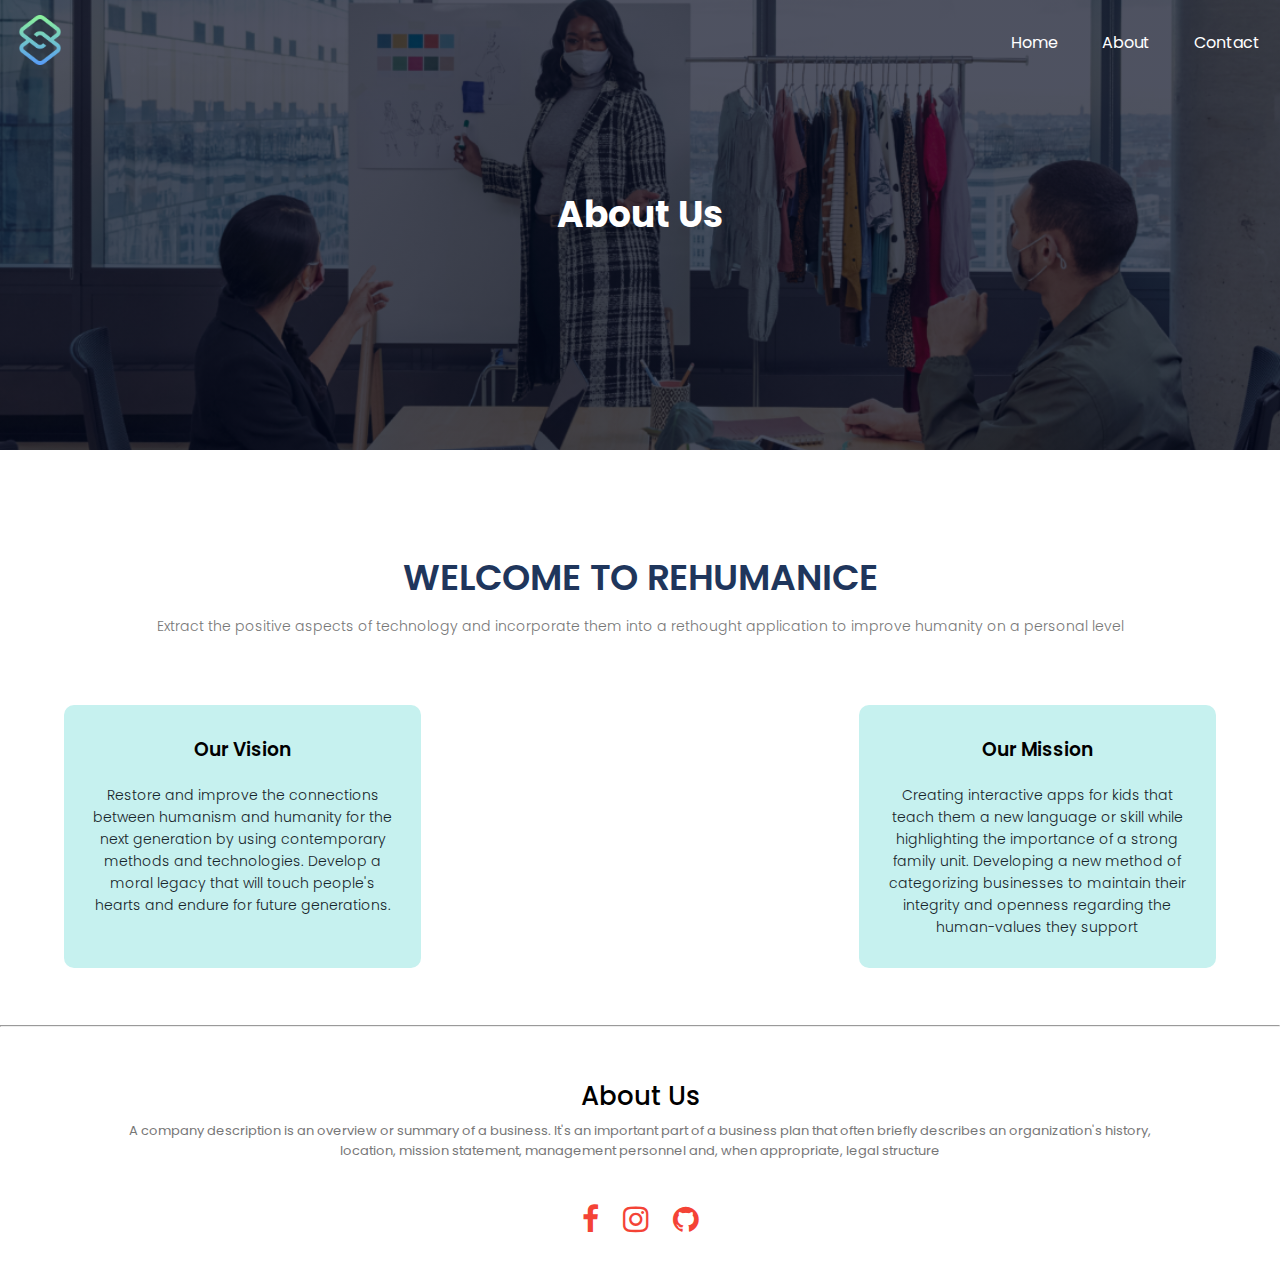
<file: about.html>
<!DOCTYPE html>
<html lang="en">

<head>
    <meta charset="UTF-8">
    <meta http-equiv="X-UA-Compatible" content="IE=edge">
    <meta name="viewport" content="width=device-width, initial-scale=1.0">
    <title>Rehumanice </title>
    <link rel="stylesheet" href="style.css">
    <link rel="stylesheet" href="https://stackpath.bootstrapcdn.com/font-awesome/4.7.0/css/font-awesome.min.css">
    <link href="https://fonts.googleapis.com/css2?family=Poppins:wght@300;400;500;700&display=swap" rel="stylesheet">
</head>

<body>
    <section class="sub-header">
        <nav>
            <a href="index.html"><img src="img/new-logo.png" alt="rehumanice"></a>
            <div class="nav-links" id="navLinks">
                <i class="fa fa-times" onclick="hideMenu()"></i>
                <ul>
                    <li class="nav-items"><a href="index.html">Home</a></li>
                    <li class="nav-items"><a href="about.html">About</a></li>
                    <li class="nav-items"><a href="contact.html">Contact</a></li>
                </ul>
            </div>
            <i class="fa fa-bars" onclick="showMenu()"></i>
        </nav>

        <h1>About Us</h1>

    </section>


    <section class="course">
        <h1>WELCOME TO REHUMANICE </h1>
        <p>Extract the positive aspects of technology and incorporate them into a rethought application to improve
            humanity on a personal level</p>
        <div class="row">
            <div class="course-col">
                <h3>Our Vision</h3>
                <p>Restore and improve the connections between humanism and humanity for the next generation by using
                    contemporary methods and technologies. Develop a moral legacy that will touch people's hearts and
                    endure for future generations. </p>
            </div>
            <div class="course-col">
                <h3>Our Mission</h3>
                <p>Creating interactive apps for kids that teach them a new language or skill while highlighting the
                    importance of a strong family unit.
                    Developing a new method of categorizing businesses to maintain their integrity and openness
                    regarding the human-values they support
                </p>
            </div>
        </div>
    </section>

    <!------------------About us content-->
    <!-- <section class="about-us">
        <div class="row">
            <div class="about-col">
                <p>The future of humanity through technology is here. Our company's main
                    motto is
                    to recreate the humanism through the support of technology. One can experience the perfect blend of
                    technology and humanity.
                </p>
                <p>The organization was started in 2022 by N.BANU & K.J.BRINDHA. The main motto of DGTEL REHUMANICE
                    PRIVATE LIMITED is to re-create humanity through the digital world.Extract the positive aspects of
                    technology and incorporate them into a rethought application to
                    improve
                    humanity on a personal level</p>
                <p>Join the revolution and discover a new era of humanity with Dgtel Rehumanice.</p>
                <a href="" class="hero-btn red-btn">Explore Now</a>
            </div>

            <div class="about-col">
                <img src="img/about.jpg">
            </div>
        </div>
    </section> -->

    <hr>
    <!-- -----------Footer------------------->

    <section class="footer">
        <h4>About Us</h4>
        <p>A company description is an overview or summary of a business. It's an important part of a business plan that
            often briefly describes an organization's history, location, mission statement, management personnel and,
            when appropriate, legal structure</p>

        <div class="icons">
            <a href="" target="_blank" rel="noreferrer noopener"><i class="fa fa-facebook"></i></a>
            <a href="" target="_blank" rel="noreferrer noopener"><i class="fa fa-instagram"></i></a>
            <a href="" target="_blank" rel="noreferrer noopener"><i class="fa fa-github"></i></a>
        </div>

    </section>
</body>

<!-- -----------JAVA Script------------------->

<script>
    var navLinks = document.getElementById("navLinks");
    function showMenu() {
        navLinks.style.right = "0";
    }
    function hideMenu() {
        navLinks.style.right = "-200px";
    }
</script>

</html>
</file>
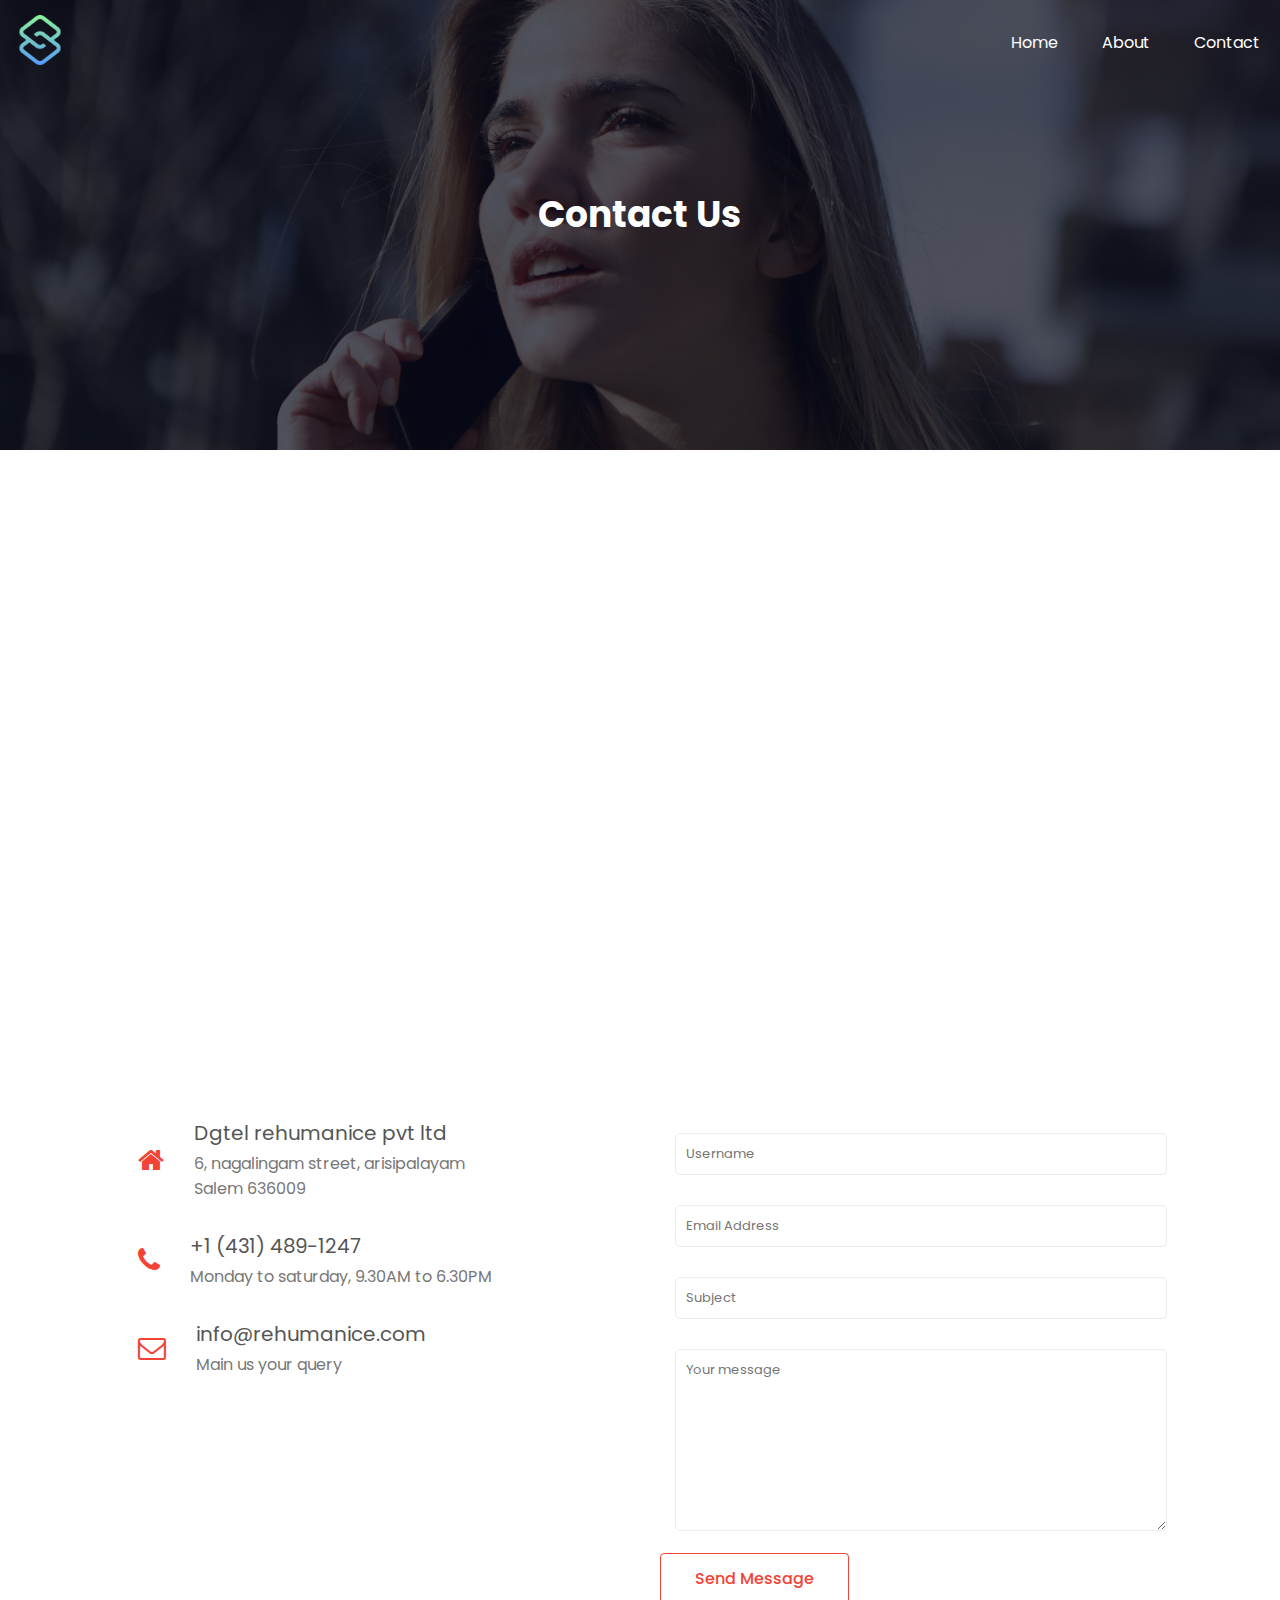
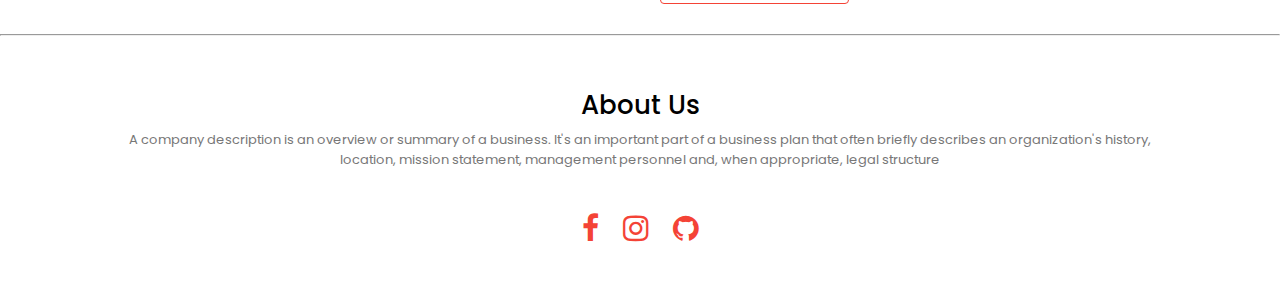
<file: contact.html>
<!DOCTYPE html>
<html lang="en">

<head>
    <meta charset="UTF-8">
    <meta http-equiv="X-UA-Compatible" content="IE=edge">
    <meta name="viewport" content="width=device-width, initial-scale=1.0">
    <title>Rehumanice</title>
    <link rel="stylesheet" href="style.css">
    <link rel="stylesheet" href="https://stackpath.bootstrapcdn.com/font-awesome/4.7.0/css/font-awesome.min.css">
    <link href="https://fonts.googleapis.com/css2?family=Poppins:wght@300;400;500;700&display=swap" rel="stylesheet">
</head>

<body>
    <section class="sub-header-contact">
        <nav>
            <a href="index.html"><img src="img/new-logo.png" alt="rehumanice"></a>
            <div class="nav-links" id="navLinks">
                <i class="fa fa-times" onclick="hideMenu()"></i>
                <ul>
                    <li class="nav-items"><a href="index.html">Home</a></li>
                    <li class="nav-items"><a href="about.html">About</a></li>
                    <li class="nav-items"><a href="contact.html">Contact</a></li>
                </ul>
            </div>
            <i class="fa fa-bars" onclick="showMenu()"></i>
        </nav>

        <h1>Contact Us</h1>

    </section>


    <!--------------------Contact us section-->

    <section class="location">
        <iframe
            src="https://www.google.com/maps/embed?pb=!1m18!1m12!1m3!1d31261.386093918863!2d77.8730731690618!3d11.646615810307116!2m3!1f0!2f0!3f0!3m2!1i1024!2i768!4f13.1!3m3!1m2!1s0x3ba957ed1fcbd93f%3A0x910265408b4d5c62!2sArisipalayam%2C%20Tamil%20Nadu%20636306!5e0!3m2!1sen!2sin!4v1680269242958!5m2!1sen!2sin"
            width="600" height="450" style="border:0;" allowfullscreen="" loading="lazy"
            referrerpolicy="no-referrer-when-downgrade"></iframe>
    </section>

    <section class="contact-us">
        <div class="row">
            <div class="contact-col">
                <div>
                    <i class="fa fa-home"></i>
                    <span>
                        <h5>Dgtel rehumanice pvt ltd</h5>
                        <p> 6, nagalingam street, arisipalayam </p>
                        <p>Salem 636009</p>
                    </span>
                </div>
                <div>
                    <i class="fa fa-phone"></i>
                    <span>
                        <h5>+1 (431) 489-1247</h5>
                        <p>Monday to saturday, 9.30AM to 6.30PM</p>
                    </span>
                </div>
                <div>
                    <i class="fa fa-envelope-o"></i>
                    <span>
                        <h5>info@rehumanice.com</h5>
                        <p>Main us your query</p>
                    </span>
                </div>
            </div>
            <div class="contact-col">
                <form action="index.php" method="post">
                    <input type="text" name="name" placeholder="Username" required>
                    <input type="email" name="email" placeholder="Email Address" required>
                    <input type="text" name="subject" placeholder="Subject" required>
                    <textarea rows="8" name="message" placeholder="Your message" required></textarea>
                    <button type="submit" class="hero-btn red-btn">Send Message</button>
                </form>
            </div>
        </div>

    </section>

    <hr>
    <!-- -----------Footer------------------->
    <section class="footer">
        <h4>About Us</h4>
        <p>A company description is an overview or summary of a business. It's an important part of a business plan that
            often briefly describes an organization's history, location, mission statement, management personnel and,
            when appropriate, legal structure</p>

        <div class="icons">
            <a href="" target="_blank" rel="noreferrer noopener"><i class="fa fa-facebook"></i></a>
            <a href="" target="_blank" rel="noreferrer noopener"><i class="fa fa-instagram"></i></a>
            <a href="" target="_blank" rel="noreferrer noopener"><i class="fa fa-github"></i></a>
        </div>

    </section>
</body>

<!-- -----------JAVA Script------------------->

<script>
    var navLinks = document.getElementById("navLinks");
    function showMenu() {
        navLinks.style.right = "0";
    }
    function hideMenu() {
        navLinks.style.right = "-200px";
    }
</script>

</html>
</file>
<file: style.css>
/* [-] HorridHanu */
/* [+] This is totally mess up of a code... but who cares :) */














/* <!--------------------Root--> */

* {
    margin: 0;
    padding: 0;
    font-family: 'Poppins', sans-serif;
}

/* <!--------------------Header NavBar--> */
.header {
    min-height: 100vh;
    width: 100%;
    background-image: linear-gradient(rgba(4, 9, 30, 0.7), rgba(4, 9, 30, 0.7)), url(img/tech.jpg);
    background-position: center;
    background-size: cover;
    position: relative;
}

nav {
    display: flex;
    padding: 2%, 6%;
    justify-content: space-between;
    align-items: center;
}

nav img {
    margin: 15px;
    width: 50px;
}

.nav-links {
    display: flex;
    text-align: right;
}

.nav-links ul li {
    list-style: none;
    font-size: 1rem;
    display: inline-block;
    padding: 8px 20px;
    position: relative;
}


.nav-links ul li a {
    text-decoration: none;
    color: white;
}

.nav-links ul li::after {
    content: "";
    width: 0%;
    height: 2px;
    background: #fff;
    display: block;
    margin: auto;
    transition: 0.5s;
}

.nav-links ul li:hover::after {
    width: 100%;
}

/* <!--------------------Heading section on home page--> */

.text-box {
    width: 90%;
    color: white;
    position: absolute;
    top: 50%;
    left: 50%;
    transform: translate(-50%, -50%);
    text-align: center;
}

.text-box h1 {
    font-size: 100px;
    color: transparent;
    -webkit-text-stroke: 1px #fff;
    background: url(img/back.png);
    -webkit-background-clip: text;
    background-position: 0 0;
    animation: back 20s linear infinite;
}

@keyframes back {
    100% {
        background-position: 2000px 0;
    }
}

.text-box p {
    margin: 10px 0 40px;
    font-size: 14px;
    color: white;
}

/* <!--------------------Button of hero-btn class--> */

.hero-btn {
    display: inline-block;
    text-decoration: none;
    padding: 12px 34px;
    color: white;
    font-weight: 500;
    border: 1px solid white;
    border-radius: 4px;
    background: transparent;
    font-size: 1rem;
    position: relative;
    cursor: pointer;
}

/* <!--------------------Hero Button Hover-> */

.hero-btn:hover {
    border: 1px solid white;
    border-radius: 4px;
    background: #f44336;
    transition: 0.5s;
}


/* <!--------------------icons to open of close tab--> */

nav .fa {
    display: none;
}


/* <!--------------------Media queries for screen width 700px for cell phone using --> */

@media(max-width: 700px) {


    nav img {
        margin: 10px;
        margin-top: 10px;
        width: 50px;
    }

    .text-box h1 {
        font-size: 40px;
    }

    .text-box p {
        margin: 10px 0 40px;
        font-size: 8px;
        color: white;
    }

    .nav-links ul {
        padding: 30px;
    }

    .nav-links ul li {
        display: block;
    }

    .nav-links {
        position: fixed;
        background-color: #f44336;
        height: 100vh;
        width: 200px;
        top: 0;
        right: -200px;
        text-align: left;
        z-index: 2;
        transition: 1s;
    }

    nav .fa {
        display: block;
        color: white;
        margin: 10px;
        /* padding: 2px; */
        font-size: 22px;
        cursor: pointer;
    }
}



/* <!--------------------Course section--> */


.course {
    margin: auto;
    padding-top: 100px;
    text-align: center;
    width: 90%;
}

.course h1 {
    font-size: 36px;
    font-weight: 600;
    color: #1F365C;
}

.course p {
    color: #777;
    font-size: 14px;
    font-weight: 300;
    line-height: 22px;
    padding: 10px;
}


.row {
    margin-top: 5%;
    display: flex;
    justify-content: space-between;
}

.course-col {
    flex-basis: 31%;
    background: #c6f1ef;
    border-radius: 10px;
    margin-bottom: 5%;
    padding: 20px 12px;
    box-sizing: border-box;
    transition: 0.5s;
    color: #000;
}

.course-col p {
    color: #17252A;
}

.course-col h3 {
    text-align: center;
    font-weight: 600;
    margin: 10px 0;
}

.course-col:hover {
    box-shadow: 0 0 20px 0px rgba(0, 0, 0, 0.4);
}


/* <!--------------------Media queries for course section and 
 further row become column in small devices.--> */

@media (max-width: 700px) {
    .row {
        flex-direction: column;
    }

    .course h1 {
        font-size: 24px;
    }
}




/* <!--------------------Campus Section--> */


.campus {
    margin: auto;
    padding-top: 100px;
    text-align: center;
    width: 80%;
}


.campus h1 {
    font-size: 36px;
    font-weight: 600;
}

.campus p {
    color: #777;
    font-size: 14px;
    font-weight: 300;
    line-height: 22px;
    padding: 10px;
}

.campus-col {
    flex-basis: 32%;
    border-radius: 10px;
    margin-bottom: 50px;
    position: relative;
    overflow: hidden;
}

.campus-col img {
    width: 100%;
    display: block;
}

.layer {
    background: transparent;
    position: absolute;
    width: 100%;
    height: 100%;
    top: 0;
    left: 0;
    transition: 0.5s;
}

.layer:hover {
    background: rgba(226, 0, 0, 0.7);
}

.layer h3 {
    opacity: 0;
    width: 100%;
    font-weight: 500;
    color: white;
    font-size: 30px;
    bottom: 0;
    left: 50%;
    transform: translateX(-50%);
    position: absolute;
    transition: 0.5s;
}

.layer:hover h3 {
    bottom: 49%;
    opacity: 1;
}


/* <!--------------------Facilities Section--> */

.facilities {
    width: 95%;
    margin: auto;
    text-align: center;
    padding-top: 100px;
}

.facilities h1 {
    font-size: 36px;
    font-weight: 600;
    color: #1F365C;
}

.facilities p {
    font-size: 14px;
    color: #777;
    font-weight: 300;
}

.facilities-col {
    /* flex-basis: 31%;
    border-radius: 10px;
    margin-bottom: 5%; */
    text-align: center;
    flex-basis: 31%;
    border-radius: 10px;
    margin-bottom: 5%;
    padding: 20px 12px;
    box-sizing: border-box;
}



.facilities-col img {
    width: 70%;
    border-radius: 10px;
}

.facilities-col p {
    padding: 0;
}

.facilities-col h3 {
    margin-top: 16px;
    margin-bottom: 15px;
    text-align: center;
    color: #000;
}

/* <!--------------------Testmonials Section--> */


.testmonials {
    width: 80%;
    margin: auto;
    padding-top: 100px;
    text-align: center;
}

.testmonials h1 {
    font-size: 36px;
}

.testmonials p {
    color: #777;
    font-size: 14px;
}

.testmonials-col {
    flex-basis: 44%;
    border-radius: 10px;
    margin-bottom: 5%;
    text-align: left;
    background: #fff3f3;
    padding: 25px;
    cursor: pointer;
    display: flex;
}

.testmonials-col img {
    height: 40px;
    margin-left: 5px;
    margin-right: 30px;
    border-radius: 50%;
}

.testmonials-col h3 {
    text-align: left;
    margin-top: 10px;
    font-weight: 500;
}

.testmonials-col p {
    font-size: 13px;
    color: #777;
}

.testmonials-col .fa {
    color: #f44336;
}



/* <!--------------------Testmonials Section media 
 queries to less the margin in small devices.--> */



@media (max-width:700px) {
    .testmonials-col img {
        margin-left: 0;
        margin-right: 15px;
    }
}



/* <!--------------------Call to action Section--> */



.cta {
    width: 80%;
    margin: 100px auto;
    background-image: linear-gradient(rgba(0, 0, 0, 0.7), rgba(0, 0, 0, 0.7)), url(img/teams.jpg);
    background-position: center;
    background-size: cover;
    border-radius: 10px;
    text-align: center;
    padding: 100px 0;
}

.cta h1 {
    font-size: 30px;
    color: white;
    margin-bottom: 40px;
}



/* <!--------------------CTA Section media query 
 for reducing the font size of heading h1--> */



@media (max-width:700px) {
    .cta h1 {
        font-size: 15px;
    }
}



/* <!--------------------Footer Section--> */


.footer {
    width: 80%;
    margin: auto;
    text-align: center;
    padding: 30px 0px;
}

.footer p {
    font-size: 13px;
    color: #777;
    margin-bottom: 25px;
}

.footer h4 {
    font-size: 26px;
    margin-bottom: 5px;
    margin-top: 20px;
    font-weight: 500;
}

.icons .fa {
    color: #f44336;
    font-size: 30px;
    margin-top: 0px 13px;
    padding: 18px 10px;
    cursor: pointer;
}

.fa-heart-o {
    color: #f44336;
}

/* _________________________________________ */
/*-------------- ABOUT US PAGE ------------- */
/* _________________________________________ */

.sub-header {
    height: 50vh;
    width: 100%;
    background: linear-gradient(rgba(4, 9, 30, 0.7), rgba(4, 9, 30, 0.7)), url(img/company.jpg);
    background-position: center;
    background-size: cover;
    text-align: center;
    color: white;
}

.sub-header h1 {
    margin-top: 100px;
    font-size: 36px;
}

.about-us {
    width: 80%;
    margin: auto;
    padding-top: 80px;
    padding-bottom: 50px;
}

.about-col {
    flex-basis: 48%;
    padding: 30px 2px;
}

.about-col h1 {
    padding-top: 0px;
    font-size: 24px;
}

.about-col p {
    padding: 15px 0 25px;
    color: #777;
    text-align: left;
}

.about-col img {
    width: 100%;
    border-radius: 5px;

}

.red-btn {
    background: white;
    border: 1px solid #f44336;
    color: #f44336;
}

.red-btn:hover {
    color: white;
}


/* _________________________________________ */
/*-------------- Blog PAGE ----------------- */
/* _________________________________________ */

.blog-content {
    width: 80%;
    margin: auto;
    padding: 60px 0;
}

.blog-left {
    flex-basis: 65%;

}

.blog-left img {
    width: 100%;
    border-radius: 4px;
}

.blog-left h2 {
    color: #222;
    margin: 30px 0;
    font-weight: 600;
}

.blog-left p {
    color: #999;
    padding: 0;
}

.blog-right {
    flex-basis: 32%;
}

.blog-right h3 {
    background: #f44336;
    color: white;
    padding: 7px 0px;
    text-align: center;
    font-size: 16px;
    margin-bottom: 15px;
}

.blog-right div {
    display: flex;
    align-items: center;
    justify-content: space-between;
    color: #555;
    padding: 9px;
    box-sizing: border-box;
}

.comment-box {
    border: 1px solid #f44336;
    margin: 50px 0;
    border-radius: 3px;
    padding: 10px 20px;
}

.comment-box h3 {
    text-align: left;
}

.comment-form input,
.comment-form textarea {
    width: 100%;
    padding: 10px;
    font-size: 15px;
    margin: 5px 0;
    border-radius: 5px;
    box-sizing: border-box;
    border: none;
    outline: none;
    background: #f0f0f0;
}

@media (max-width:700px) {
    .sub-header h1 {
        font-size: 25px;
    }
}


/* _________________________________________ */
/*-------------- Contact us page ----------- */
/* _________________________________________ */

.sub-header-contact {
    height: 50vh;
    width: 100%;
    background: linear-gradient(rgba(4, 9, 30, 0.7), rgba(4, 9, 30, 0.7)), url(img/contact.jpg);
    background-position: center;
    background-size: cover;
    text-align: center;
    color: white;
}

.sub-header-contact h1 {
    margin-top: 100px;
    font-size: 36px;

}

.location {
    width: 80%;
    margin: auto;
    padding: 80px 0;

}

.location iframe {
    width: 100%;
}

.contact-us {
    width: 80%;
    margin: auto;
}

.contact-col {
    flex-basis: 48%;
    margin-bottom: 30px;
}

.contact-col div {
    display: flex;
    align-items: center;
    margin-bottom: 30px;
}

.contact-col div .fa {
    font-size: 28px;
    color: #f44336;
    margin: 10px;
    margin-right: 30px;
}

.contact-col div p {
    color: #777;
    padding: 0;
}

.contact-col div h5 {
    font-size: 20px;
    font-weight: 400;
    color: #555;
    margin-bottom: 3px;
}

.contact-col input,
.contact-col textarea {
    width: 100%;
    padding: 10px;
    font-size: 13px;
    margin: 15px;
    border-radius: 5px;
    box-sizing: border-box;
    border: 1px solid #ECECEC;
    outline: none;
}
</file>
